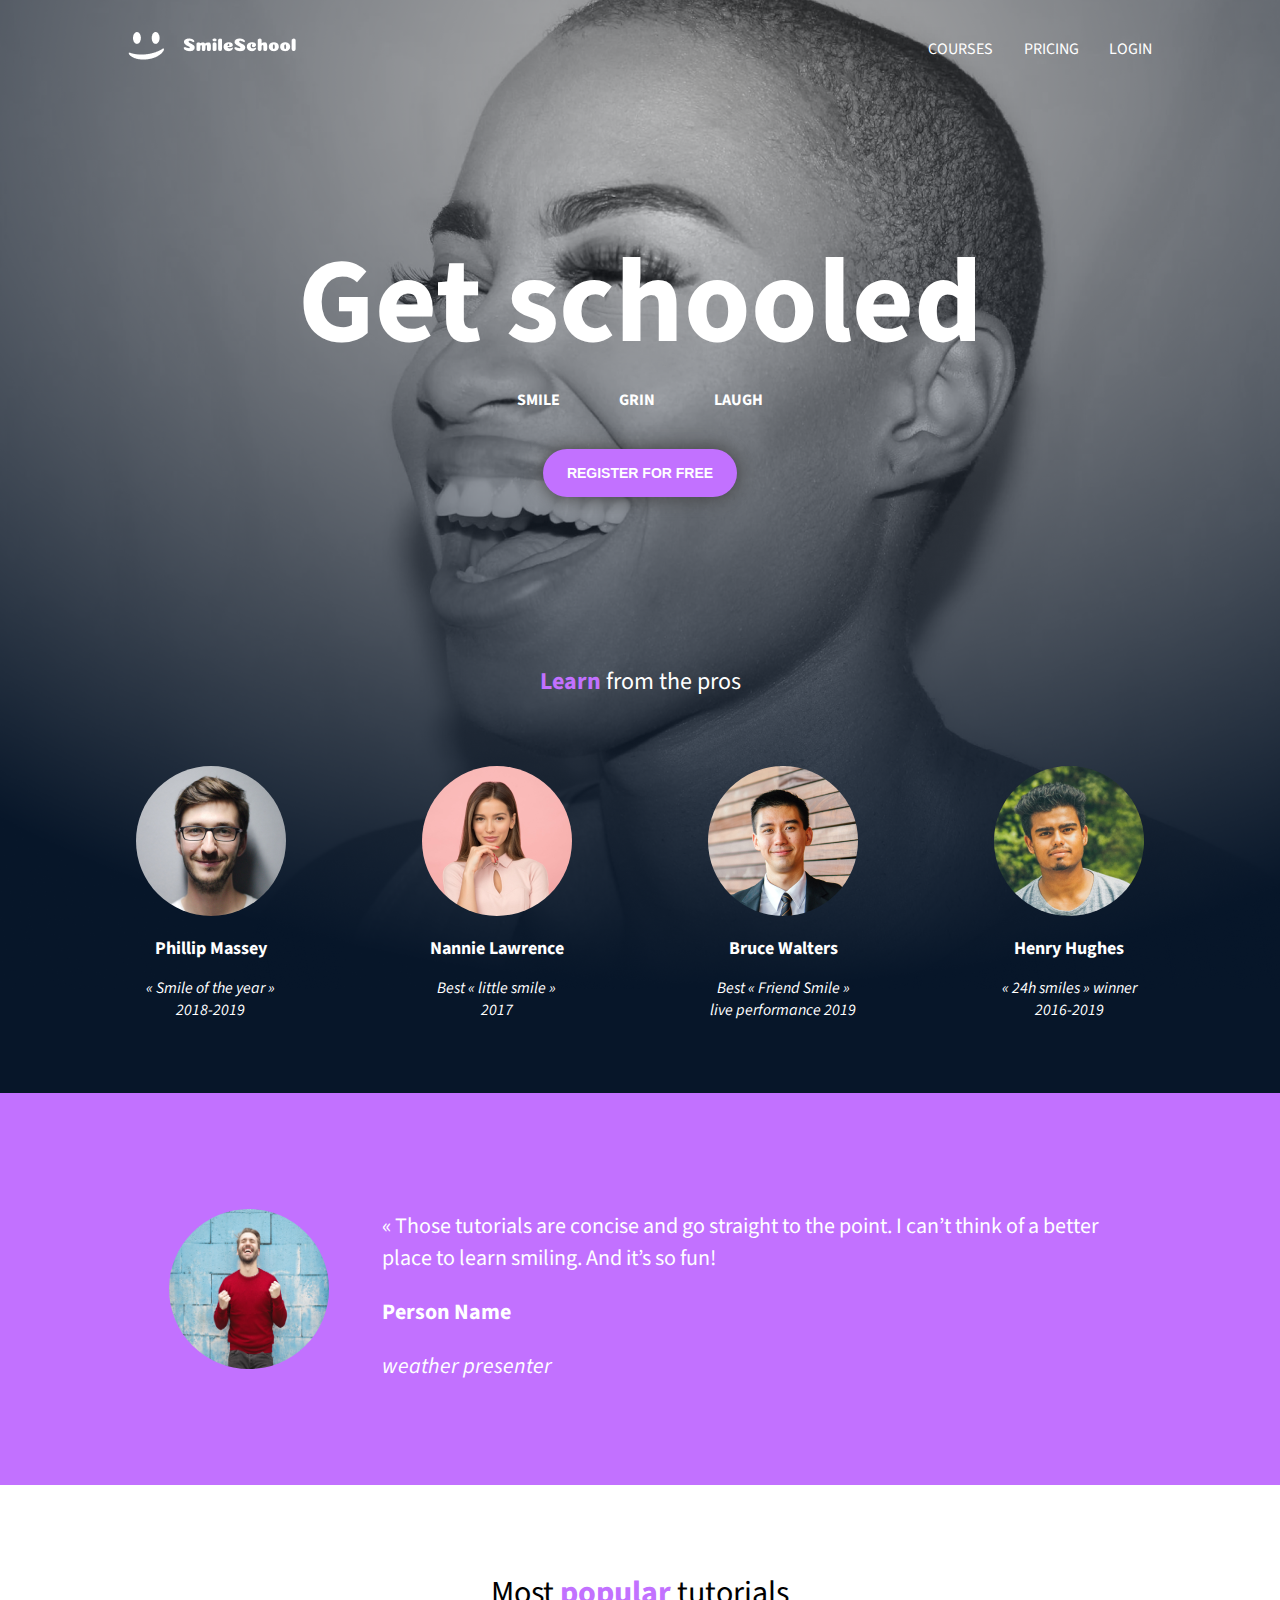
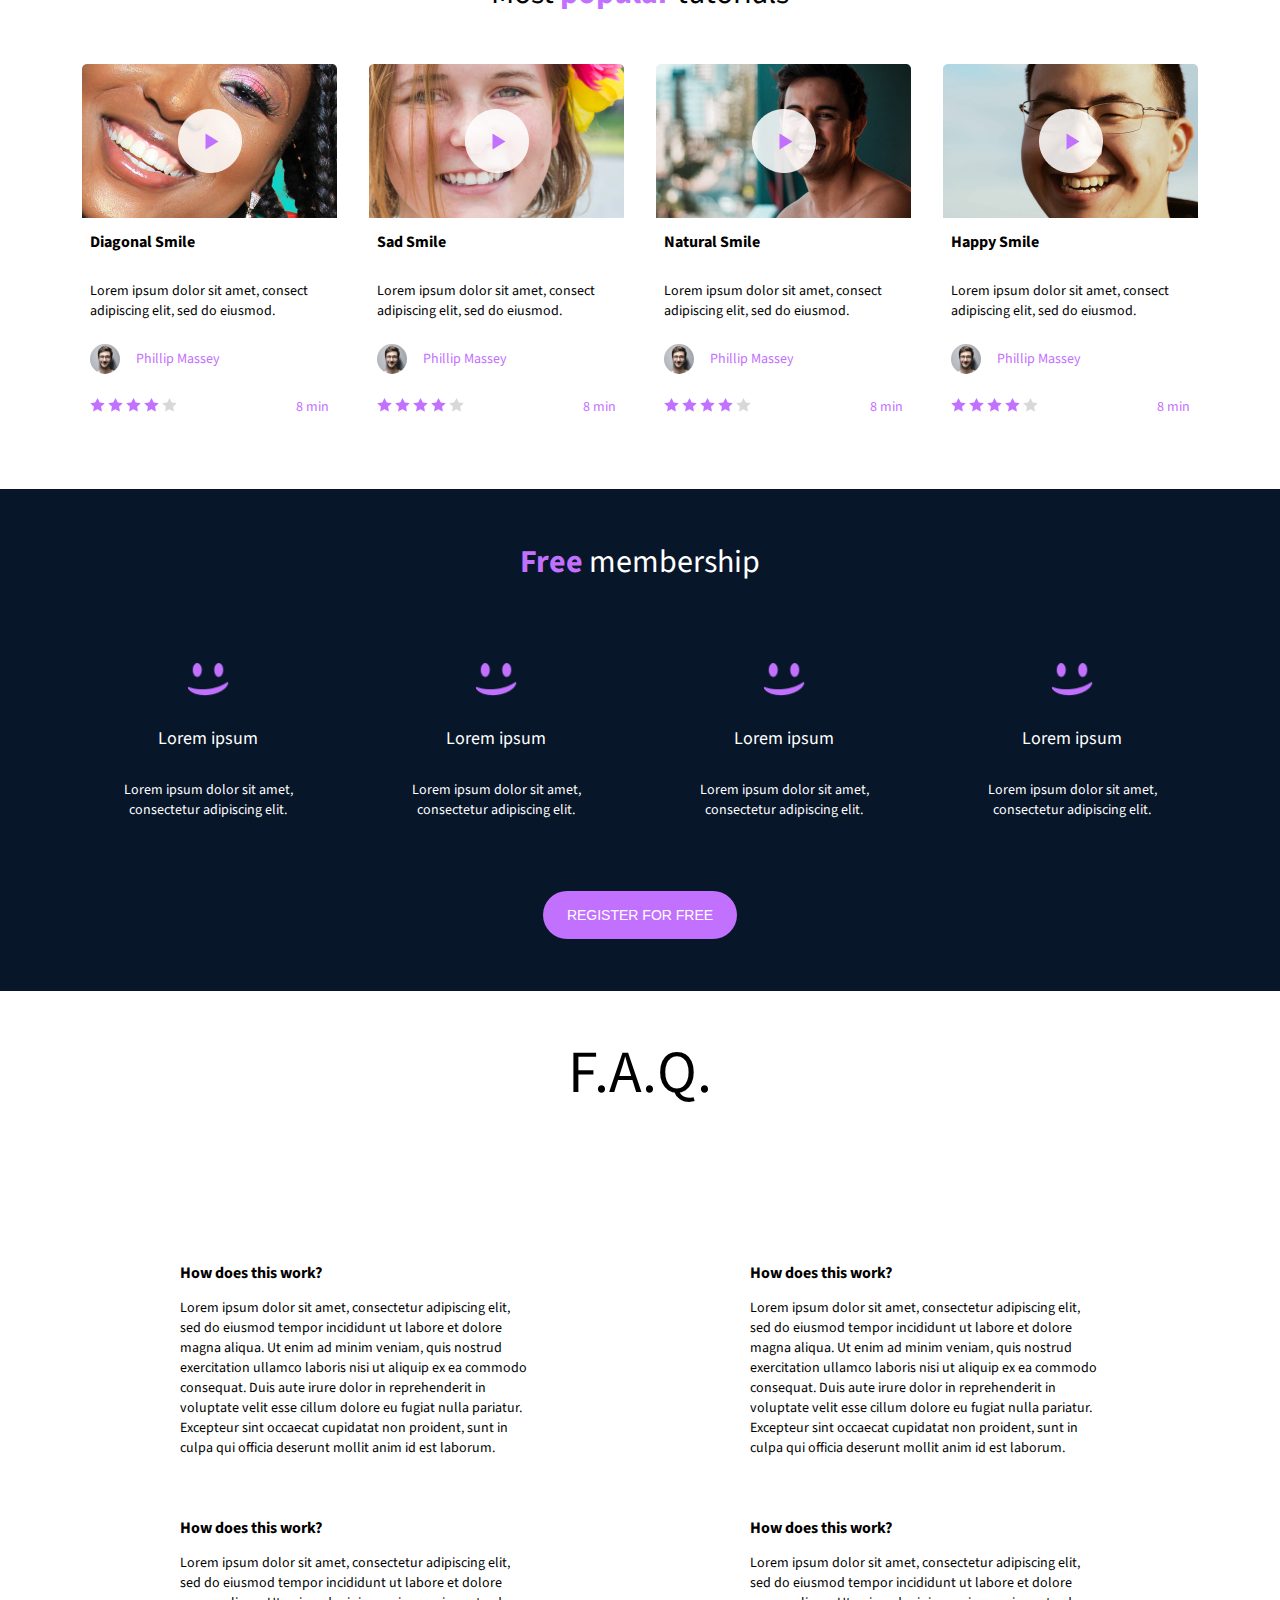
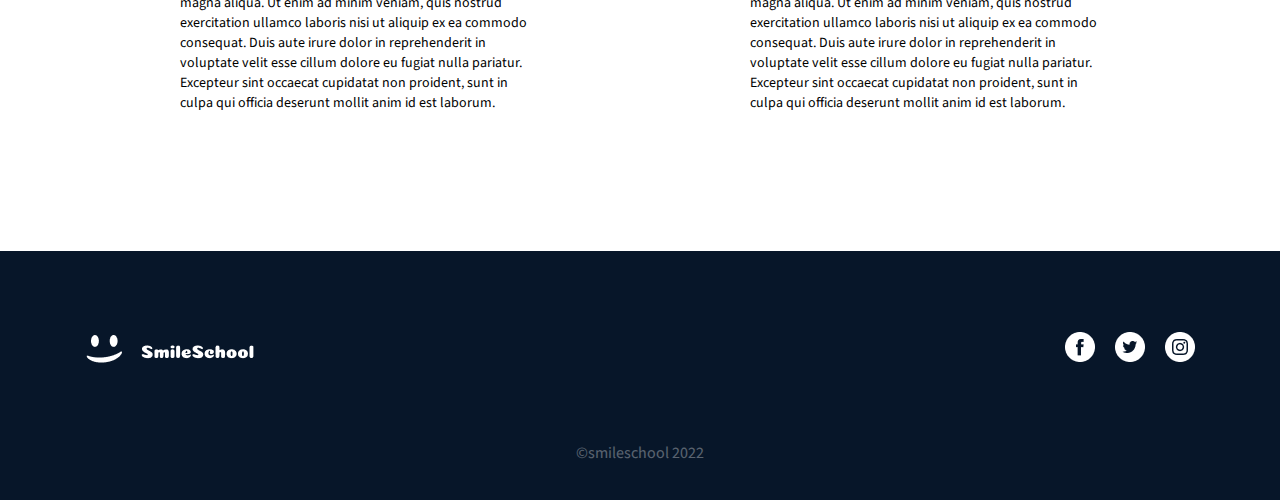
<file: css_advanced/index.html>
<!DOCTYPE html>
<html lang="en">
  <head>
    <meta charset="UTF-8" />
    <meta http-equiv="X-UA-Compatible" content="IE=edge" />
    <meta name="viewport" content="width=device-width, initial-scale=1.0" />
    <title>Document</title>
    <link rel="stylesheet" href="./styles.css" />

    <link rel="preconnect" href="https://fonts.googleapis.com" />
    <link rel="preconnect" href="https://fonts.gstatic.com" crossorigin />
    <link
      href="https://fonts.googleapis.com/css2?family=Source+Sans+Pro:ital,wght@0,400;0,600;0,700;1,400&display=swap"
      rel="stylesheet"
    />
  </head>

  <body>
    <!-- HEADER -->
    <header class="nav">
      <div>
        <a><img src="./assets/logo.png" class="logo" /></a>
      </div>
      <div class="link">
        <a>COURSES</a>
        <a>PRICING</a>
        <a>LOGIN</a>
      </div>
    </header>

    <!-- MAIN -->
    <main>
      <!-- BANNER -->
      <section class="hero">
        <div class="title">
          <h1>Get schooled</h1>
          <p>SMILE GRIN LAUGH</p>
          <button>REGISTER FOR FREE</button>
        </div>

        <!-- BLOCK 1 -->
        <div class="main_part">
          <h2><span class="highlight">Learn</span> from the pros</h2>

          <div class="blocks">
            <div class="pro">
              <img src="./assets/avatar-1.png" />
              <h3>Phillip Massey</h3>
              <p>« Smile of the year » <br />2018-2019</p>
            </div>

            <!-- BLOCK 2 -->
            <div class="pro">
              <img src="./assets/avatar-2.png" />
              <h3>Nannie Lawrence</h3>
              <p>Best « little smile » <br />2017</p>
            </div>

            <!-- BLOCK 3 -->
            <div class="pro">
              <img src="./assets/avatar-3.png" />
              <h3>Bruce Walters</h3>
              <p>Best « Friend Smile » <br />live performance 2019</p>
            </div>

            <!-- BLOCK 4 -->
            <div class="pro">
              <img src="./assets/avatar-4.png" />
              <h3>Henry Hughes</h3>
              <p>« 24h smiles » winner <br />2016-2019</p>
            </div>
          </div>
        </div>
      </section>

      <!-- QUOTE -->
      <section class="testimonials_section">
        <div class="testimonial">
          <img src="./assets/quotes_avatar.png" class="avatar" />
          <div class="quote">
            <blockquote>
              « Those tutorials are concise and go straight to the point. I
              can’t think of a better place to learn smiling. And it’s so fun!
            </blockquote>
            <p class="author">Person Name</p>
            <p class="text">weather presenter</p>
          </div>
        </div>
      </section>

      <!-- VIDEO -->
      <section class="video_section">
        <h1 class="title">
          Most
          <span class="highlight">popular</span>
          tutorials
        </h1>

        <div class="video_list">
          <!-- ITEM 1 -->

          <div class="items item-1">
            <div class="video">
              <img
                src="./assets/videos_section/play (1).png"
                alt=""
                class="play-btn"
              />

              <img
                src="./assets/videos_section/video-1.png"
                alt="Diagonal smile video"
              />
            </div>
            <h2>Diagonal Smile</h2>
            <p class="text">
              Lorem ipsum dolor sit amet, consect adipiscing elit, sed do
              eiusmod.
            </p>

            <!-- AUTHOR -->
            <div class="author">
              <img
                src="./assets/avatar-1.png"
                alt="Diagonal smile video"
                class="avatar"
              />
              <h3>Phillip Massey</h3>
            </div>

            <!-- RATING -->
            <div class="rating">
              <div>
                <img src="./assets/videos_section/Star_1.png" alt="star" />
                <img src="./assets/videos_section/Star_1.png" alt="star" />
                <img src="./assets/videos_section/Star_1.png" alt="star" />
                <img src="./assets/videos_section/Star_1.png" alt="star" />
                <img src="./assets/videos_section/grey_star.png" alt="star" />
              </div>
              <p>8 min</p>
            </div>
          </div>

          <!-- ITEM 2 -->

          <div class="items item-2">
            <div class="video">
              <img
                src="./assets/videos_section/play (1).png"
                alt=""
                class="play-btn"
              />

              <img
                src="./assets/videos_section/video-2.png"
                alt="Sad smile video"
              />
            </div>
            <h2>Sad Smile</h2>
            <p class="text">
              Lorem ipsum dolor sit amet, consect adipiscing elit, sed do
              eiusmod.
            </p>

            <!-- AUTHOR -->
            <div class="author">
              <img src="./assets/avatar-1.png" alt="" class="avatar" />
              <h3>Phillip Massey</h3>
            </div>

            <!-- RATING -->
            <div class="rating">
              <div>
                <img src="./assets/videos_section/Star_1.png" alt="star" />
                <img src="./assets/videos_section/Star_1.png" alt="star" />
                <img src="./assets/videos_section/Star_1.png" alt="star" />
                <img src="./assets/videos_section/Star_1.png" alt="star" />
                <img src="./assets/videos_section/grey_star.png" alt="star" />
              </div>
              <p>8 min</p>
            </div>
          </div>

          <!-- ITEM 3 -->

          <div class="items item-3">
            <div class="video">
              <img
                src="./assets/videos_section/play (1).png"
                alt=""
                class="play-btn"
              />

              <img
                src="./assets/videos_section/video-3.png"
                alt="Natural smile video"
              />
            </div>
            <h2>Natural Smile</h2>
            <p class="text">
              Lorem ipsum dolor sit amet, consect adipiscing elit, sed do
              eiusmod.
            </p>

            <!-- AUTHOR -->
            <div class="author">
              <img
                src="./assets/avatar-1.png"
                alt="Natural smile video"
                class="avatar"
              />
              <h3>Phillip Massey</h3>
            </div>

            <!-- RATING -->
            <div class="rating">
              <div>
                <img src="./assets/videos_section/Star_1.png" alt="star" />
                <img src="./assets/videos_section/Star_1.png" alt="star" />
                <img src="./assets/videos_section/Star_1.png" alt="star" />
                <img src="./assets/videos_section/Star_1.png" alt="star" />
                <img src="./assets/videos_section/grey_star.png" alt="star" />
              </div>
              <p>8 min</p>
            </div>
          </div>

          <!-- ITEM 4 -->

          <div class="items item-4">
            <div class="video">
              <img
                src="./assets/videos_section/play (1).png"
                alt=""
                class="play-btn"
              />

              <img
                src="./assets/videos_section/video-4.png"
                alt="happy smile video"
              />
            </div>
            <h2>Happy Smile</h2>
            <p class="text">
              Lorem ipsum dolor sit amet, consect adipiscing elit, sed do
              eiusmod.
            </p>

            <!-- AUTHOR -->
            <div class="author">
              <img src="./assets/avatar-1.png" alt="" class="avatar" />
              <h3>Phillip Massey</h3>
            </div>

            <!-- RATING -->
            <div class="rating">
              <div>
                <img src="./assets/videos_section/Star_1.png" alt="star" />
                <img src="./assets/videos_section/Star_1.png" alt="star" />
                <img src="./assets/videos_section/Star_1.png" alt="star" />
                <img src="./assets/videos_section/Star_1.png" alt="star" />
                <img src="./assets/videos_section/grey_star.png" alt="star" />
              </div>
              <p>8 min</p>
            </div>
          </div>
        </div>
      </section>

      <!-- MEMBERSHIP -->
      <section class="membership">
        <h1 class="membership-title"><span>Free</span> membership</h1>

        <div class="membership-blocks">
          <!-- BLOCK 1 -->
          <div class="membership-block">
            <img src="./assets/membership_section/smile.png" alt="smile logo" />
            <h2>Lorem ipsum</h2>
            <p>Lorem ipsum dolor sit amet, consectetur adipiscing elit.</p>
          </div>

          <!-- BLOCK 2 -->
          <div class="membership-block">
            <img src="./assets/membership_section/smile.png" alt="smile logo" />
            <h2>Lorem ipsum</h2>
            <p>Lorem ipsum dolor sit amet, consectetur adipiscing elit.</p>
          </div>

          <!-- BLOCK 3 -->
          <div class="membership-block">
            <img src="./assets/membership_section/smile.png" alt="smile logo" />
            <h2>Lorem ipsum</h2>
            <p>Lorem ipsum dolor sit amet, consectetur adipiscing elit.</p>
          </div>

          <!-- BLOCK 4 -->
          <div class="membership-block">
            <img src="./assets/membership_section/smile.png" alt="smile logo" />
            <h2>Lorem ipsum</h2>
            <p>Lorem ipsum dolor sit amet, consectetur adipiscing elit.</p>
          </div>
        </div>
        <button>REGISTER FOR FREE</button>
      </section>

      <!-- FAQ -->
      <section class="faq-section">
        <h1>F.A.Q.</h1>

        <div class="rows-blocks">
          <!-- ITEM BLOCK 1 -->
          <div class="row-block">
            <div class="faq-block">
              <h2>How does this work?</h2>
              <p>
                Lorem ipsum dolor sit amet, consectetur adipiscing elit, sed do
                eiusmod tempor incididunt ut labore et dolore magna aliqua. Ut
                enim ad minim veniam, quis nostrud exercitation ullamco laboris
                nisi ut aliquip ex ea commodo consequat. Duis aute irure dolor
                in reprehenderit in voluptate velit esse cillum dolore eu fugiat
                nulla pariatur. Excepteur sint occaecat cupidatat non proident,
                sunt in culpa qui officia deserunt mollit anim id est laborum.
              </p>
            </div>

            <div class="faq-block">
              <h2>How does this work?</h2>
              <p>
                Lorem ipsum dolor sit amet, consectetur adipiscing elit, sed do
                eiusmod tempor incididunt ut labore et dolore magna aliqua. Ut
                enim ad minim veniam, quis nostrud exercitation ullamco laboris
                nisi ut aliquip ex ea commodo consequat. Duis aute irure dolor
                in reprehenderit in voluptate velit esse cillum dolore eu fugiat
                nulla pariatur. Excepteur sint occaecat cupidatat non proident,
                sunt in culpa qui officia deserunt mollit anim id est laborum.
              </p>
            </div>
          </div>

          <!-- ITEM BLOCK 2 -->
          <div class="row-block">
            <div class="faq-block">
              <h2>How does this work?</h2>
              <p>
                Lorem ipsum dolor sit amet, consectetur adipiscing elit, sed do
                eiusmod tempor incididunt ut labore et dolore magna aliqua. Ut
                enim ad minim veniam, quis nostrud exercitation ullamco laboris
                nisi ut aliquip ex ea commodo consequat. Duis aute irure dolor
                in reprehenderit in voluptate velit esse cillum dolore eu fugiat
                nulla pariatur. Excepteur sint occaecat cupidatat non proident,
                sunt in culpa qui officia deserunt mollit anim id est laborum.
              </p>
            </div>

            <div class="faq-block">
              <h2>How does this work?</h2>
              <p>
                Lorem ipsum dolor sit amet, consectetur adipiscing elit, sed do
                eiusmod tempor incididunt ut labore et dolore magna aliqua. Ut
                enim ad minim veniam, quis nostrud exercitation ullamco laboris
                nisi ut aliquip ex ea commodo consequat. Duis aute irure dolor
                in reprehenderit in voluptate velit esse cillum dolore eu fugiat
                nulla pariatur. Excepteur sint occaecat cupidatat non proident,
                sunt in culpa qui officia deserunt mollit anim id est laborum.
              </p>
            </div>
          </div>
        </div>
      </section>
    </main>

    <!-- FOOTER -->
    <footer class="footer-section">
      <div class="footer-content-container">
        <div class="footer-content">
          <!-- logo -->
          <img src="./assets/footer_section/logo.png" alt="logo" />

          <div class="social-media-icons">
            <a
              ><img
                src="./assets/footer_section/facebook/Facebook_White.png"
                alt="facebook icon"
            /></a>
            <a
              ><img
                src="./assets/footer_section/twitter/Twitter_White.png"
                alt="twitter icon"
            /></a>
            <a
              ><img
                src="./assets/footer_section/instagram/Instagram_White.png"
                alt="instagram icon"
            /></a>
          </div>
        </div>

        <p>©smileschool 2022</p>
      </div>
    </footer>
  </body>
</html>
</file>
<file: css_advanced/styles.css>
body {
  padding: 0;
  margin: 0;
}

/* NAVBAR */
.nav {
  position: absolute;
  display: flex;
  justify-content: space-between;
  padding-top: 32px;
  width: 100%;
  align-items: center;
}

.logo {
  padding-left: 128px;
}

.link {
  padding-right: 128px;
  width: 224px;
  display: flex;
  align-items: center;
  justify-content: space-between;
}

.link a {
  color: #ffffff;
  font-family: "Source Sans Pro", sans-serif;
}

/* HERO SECTION */

.hero {
  min-height: 1093px;
  background-size: cover;
  background-image: url("./assets/background.png");

  display: flex;
  flex-direction: column;
  justify-content: space-around;
  align-items: center;
}

.hero .title {
  display: flex;
  flex-direction: column;
  justify-content: center;
  align-items: center;
}

.hero .title h1 {
  margin: 0;
  padding-top: 145px;
  font-size: 120px;
  font-family: "Source Sans Pro", sans-serif;
  font-weight: bold;
  color: #ffffff;
}

.hero .title p {
  font-family: "Source Sans Pro", sans-serif;
  font-weight: bold;
  color: #ffffff;
  font-size: 16px;
  margin: 0;
  word-spacing: 56px;
  margin-bottom: 38px;
}

.hero .title button {
  background-color: #c271ff;
  font-size: 14px;
  font-weight: 600;
  color: #ffffff;
  border-radius: 9999px;
  padding: 16px 24px 16px 24px;
  border: none;
  box-shadow: 0 0 20px #3f3f3f;
}

.hero .main_part {
  display: flex;
  justify-content: center;
  align-items: center;
  flex-direction: column;
}

.main_part h2 {
  color: #ffffff;
  font-family: "Source Sans Pro", sans-serif;
  font-size: 32;
  font-weight: normal;
  margin-bottom: 84px;
}

.main_part h2 .highlight {
  color: #c271ff;
  font-weight: bold;
}

.hero .blocks {
  width: 1009px;
  height: 237px;
  justify-content: space-between;
  align-items: center;
  display: flex;
  color: #ffffff;
}

.hero .blocks h3 {
  font-family: "Source Sans Pro", sans-serif;
  font-size: 18px;
  font-weight: 700;
}

.pro {
  text-align: center;
  width: 150px;
}

.pro h3 {
  margin: 0;
  padding: 0;
}

.pro p {
  font-size: 16px;
  font-family: "Source Sans Pro", sans-serif;
  font-style: italic;
}

.pro img {
  border-radius: 100%;
  margin-bottom: 16px;
}

/* QUOTES SECTION
 */

.testimonials_section {
  display: flex;
  justify-content: center;
  align-items: center;
  font-family: "Source Sans Pro", sans-serif;
  font-size: 22px;
  color: #ffffff;
  background-color: #c271ff;
  height: 392px;
  margin-bottom: 64px;
}

.testimonial {
  width: 943px;
  height: 160px;
  display: flex;
  justify-content: space-between;
  align-items: center;
}

.testimonial .avatar {
  width: 160px;
  height: 160px;
  border-radius: 100%;
  object-fit: fill;
}

.testimonial blockquote {
  margin: 0;
}

.testimonial .author {
  font-weight: bold;
}

.testimonial .quote {
  width: 730px;
  height: 158px;
}

.testimonial .text {
  font-style: italic;
}

/* VIDEO SECTION */

.video_section {
  margin: 0;
  font-family: "Source Sans Pro", sans-serif;
  display: flex;
  flex-direction: column;
  justify-content: space-between;
  align-items: center;
  height: 450px;
}

.video_section .title {
  font-weight: normal;
  font-size: 32px;
}

.video_section .title .highlight {
  color: #c271ff;
  font-weight: bold;
}

.video_list {
  display: flex;
  justify-content: center;
  gap: 32px;
  align-items: center;
  width: 1228px;
  height: 335px;
}

.video_list .items {
  display: flex;
  flex-direction: column;
  justify-content: space-between;
  width: 255px;
  height: 335px;
}

.video_list .items h2 {
  font-size: 16px;
}

.video_list .items h3 {
  font-size: 14px;
  color: #c271ff;
  font-weight: normal;
}

.video_list .items p {
  font-weight: normal;
  font-size: 14px;
}

.video_list .items .avatar {
  width: 30px;
  height: 30px;
  border-radius: 100%;
}

/* .video_list .items .rating, */
.video_list .items .text,
.video_list .items .author,
.video_list .items h2,
.video_list .items .rating {
  padding: 0 8px 0 8px;
}

.video_list .items .rating {
  display: flex;
  justify-content: space-between;
  align-items: center;
}

.video_list .items .rating p {
  font-size: 14px;
  color: #c271ff;
}

.video_list .items .author {
  display: flex;
  align-items: center;
  gap: 16px;
}

.play-btn {
  position: absolute;
  width: 64px;
}

.video {
  display: flex;
  justify-content: center;
  align-items: center;
}

/* MEMBERSHIP SECTION */

.membership {
  margin-top: 90px;
  background-color: #071629;
  height: 502px;
  width: auto;
  color: #ffffff;
  font-family: "Source Sans Pro", sans-serif;
  font-weight: normal;
  display: flex;
  flex-direction: column;
  justify-content: space-around;
  align-items: center;
}

.membership-title {
  font-weight: normal;
  font-size: 32px;
}

.membership-title span {
  color: #c271ff;
  font-weight: bold;
}

.membership-blocks {
  display: flex;
  justify-content: center;
  align-items: center;
  gap: 76px;
}

.membership-block {
  display: flex;
  flex-direction: column;
  align-items: center;
  justify-content: center;
}

.membership-block img {
  width: 43px;
  height: auto;
}

.membership-block h2 {
  font-size: 18px;
  font-weight: normal;
  margin-top: 28px;
}

.membership-block p {
  width: 212px;
  text-align: center;
  font-size: 14px;
}

.membership button {
  font-size: 14px;
  color: #ffffff;
  background-color: #c271ff;
  padding: 16px 24px 16px 24px;
  border: none;
  border-radius: 9999px;
  margin-bottom: 24px;
}

/* FAQ SECCTION */

.faq-section {
  height: 860px;
  width: auto;
  display: flex;
  flex-direction: column;
  justify-content: center;
  align-items: center;
  font-family: "Source Sans Pro", sans-serif;
}

.rows-blocks {
  display: flex;
  justify-content: space-between;
  align-items: center;
  height: 707px;
  width: 920px;
}

.faq-section h1 {
  font-size: 60px;
  font-weight: normal;
}

.faq-block {
  width: 350px;
  height: 242px;
}

.faq-block h2 {
  font-size: 16px;
}

.faq-block p {
  font-size: 14px;
}

/* FOOTER SECTION */

.footer-section {
  height: 249px;
  font-family: "Source Sans Pro", sans-serif;
  display: flex;
  justify-content: center;
  align-items: center;
  background-color: #071629;
}

.footer-content-container {
  display: flex;
  height: 100%;
  flex-direction: column;
  justify-content: end;
  gap: 58px;
  align-items: center;
}

.footer-content {
  display: flex;
  width: 1109px;
  justify-content: space-between;
  align-items: center;
}

.social-media-icons {
  display: flex;
  justify-content: center;
  align-items: center;
  gap: 20px;
}

.footer-content-container p {
  color: #ffffff;
  opacity: 0.33;
  padding-bottom: 20px;
}
</file>
